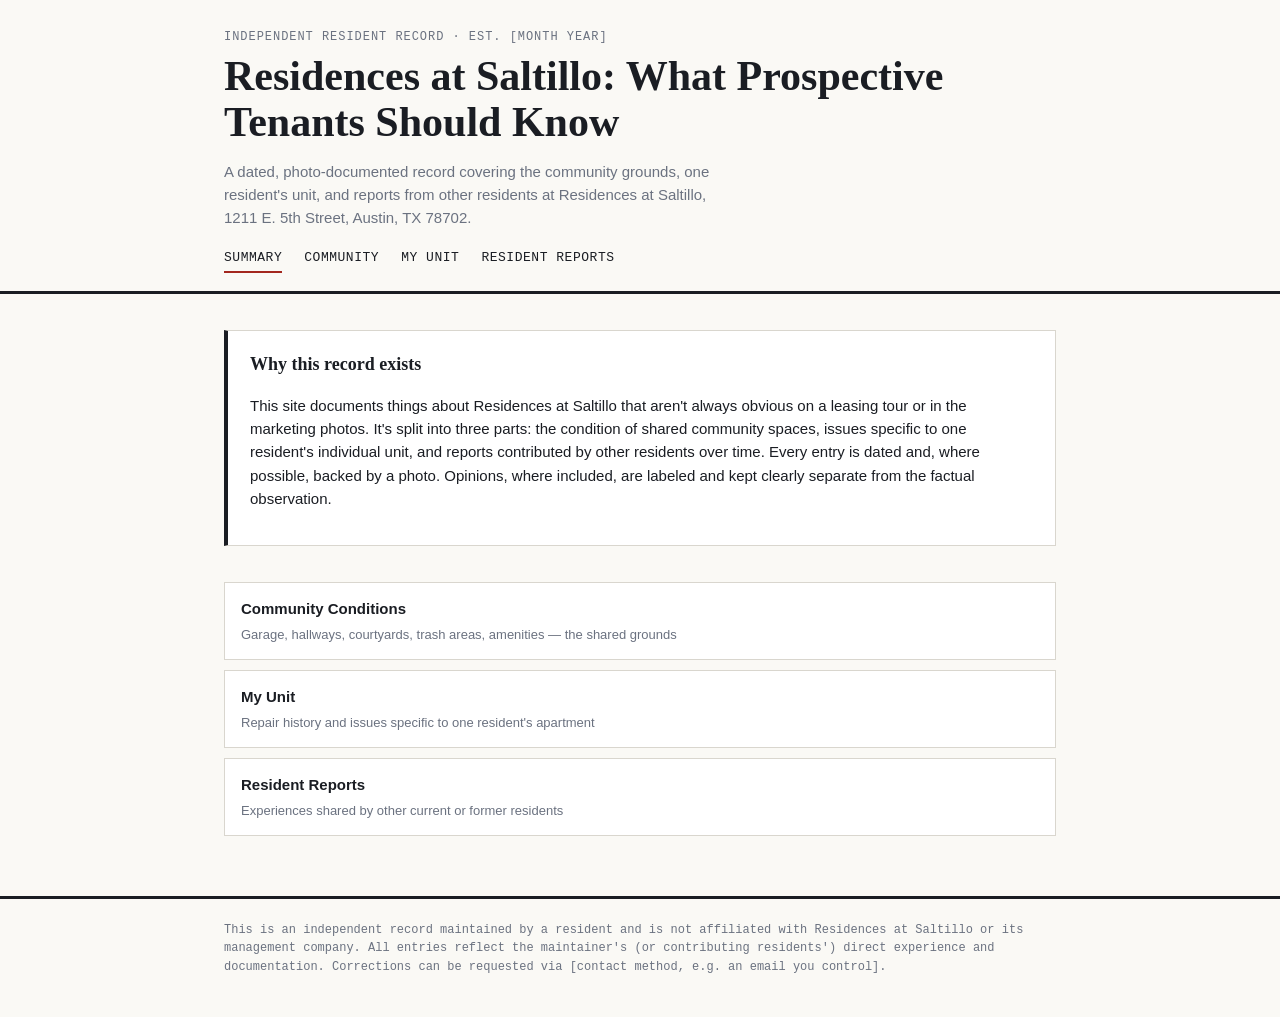
<file: index.html>
<!DOCTYPE html>
<html lang="en">
<head>
<meta charset="UTF-8">
<meta name="viewport" content="width=device-width, initial-scale=1.0">

<title>Residences at Saltillo, Austin TX — Resident-Documented Property Conditions</title>
<meta name="description" content="A dated, photo-documented record of property conditions, unit issues, and resident experiences at Residences at Saltillo in Austin, TX — things prospective tenants may want to know before signing a lease.">

<meta property="og:title" content="Residences at Saltillo — Resident-Documented Property Conditions">
<meta property="og:description" content="Dated, photo-documented observations at Residences at Saltillo, Austin, TX. Read before you sign a lease.">
<meta property="og:type" content="website">
<meta property="og:url" content="https://YOUR-GITHUB-USERNAME.github.io/YOUR-REPO-NAME/">

<link rel="stylesheet" href="styles.css">

<script type="application/ld+json">
{
  "@context": "https://schema.org",
  "@type": "WebSite",
  "name": "Residences at Saltillo — Resident-Documented Property Conditions",
  "description": "Dated public record of property conditions, unit issues, and resident experiences at Residences at Saltillo, Austin, TX.",
  "about": {
    "@type": "ApartmentComplex",
    "name": "Residences at Saltillo",
    "address": "1211 E. 5th Street, Austin, TX 78702"
  }
}
</script>
</head>
<body>

<header class="masthead">
  <div class="wrap">
    <div class="eyebrow">Independent resident record &middot; est. [Month Year]</div>
    <h1>Residences at Saltillo: What Prospective Tenants Should Know</h1>
    <p class="subline">A dated, photo-documented record covering the community grounds, one resident's unit, and reports from other residents at Residences at Saltillo, 1211 E. 5th Street, Austin, TX 78702.</p>
    <nav class="sitenav">
      <a href="index.html" aria-current="page">Summary</a>
      <a href="community.html">Community</a>
      <a href="my-unit.html">My Unit</a>
      <a href="resident-reports.html">Resident Reports</a>
    </nav>
  </div>
</header>

<main class="wrap">

  <div class="about-block">
    <h2>Why this record exists</h2>
    <p>
      This site documents things about Residences at Saltillo that aren't always obvious
      on a leasing tour or in the marketing photos. It's split into three parts: the
      condition of shared community spaces, issues specific to one resident's individual
      unit, and reports contributed by other residents over time. Every entry is dated
      and, where possible, backed by a photo. Opinions, where included, are labeled and
      kept clearly separate from the factual observation.
    </p>
  </div>

  <ul class="topic-list">
    <li>
      <a href="community.html">Community Conditions</a>
      <span class="topic-desc">Garage, hallways, courtyards, trash areas, amenities &mdash; the shared grounds</span>
    </li>
    <li>
      <a href="my-unit.html">My Unit</a>
      <span class="topic-desc">Repair history and issues specific to one resident's apartment</span>
    </li>
    <li>
      <a href="resident-reports.html">Resident Reports</a>
      <span class="topic-desc">Experiences shared by other current or former residents</span>
    </li>
  </ul>

</main>

<footer>
  <div class="wrap">
    This is an independent record maintained by a resident and is not affiliated with Residences at Saltillo or its management company. All entries reflect the maintainer's (or contributing residents') direct experience and documentation. Corrections can be requested via [contact method, e.g. an email you control].
  </div>
</footer>

</body>
</html>
</file>
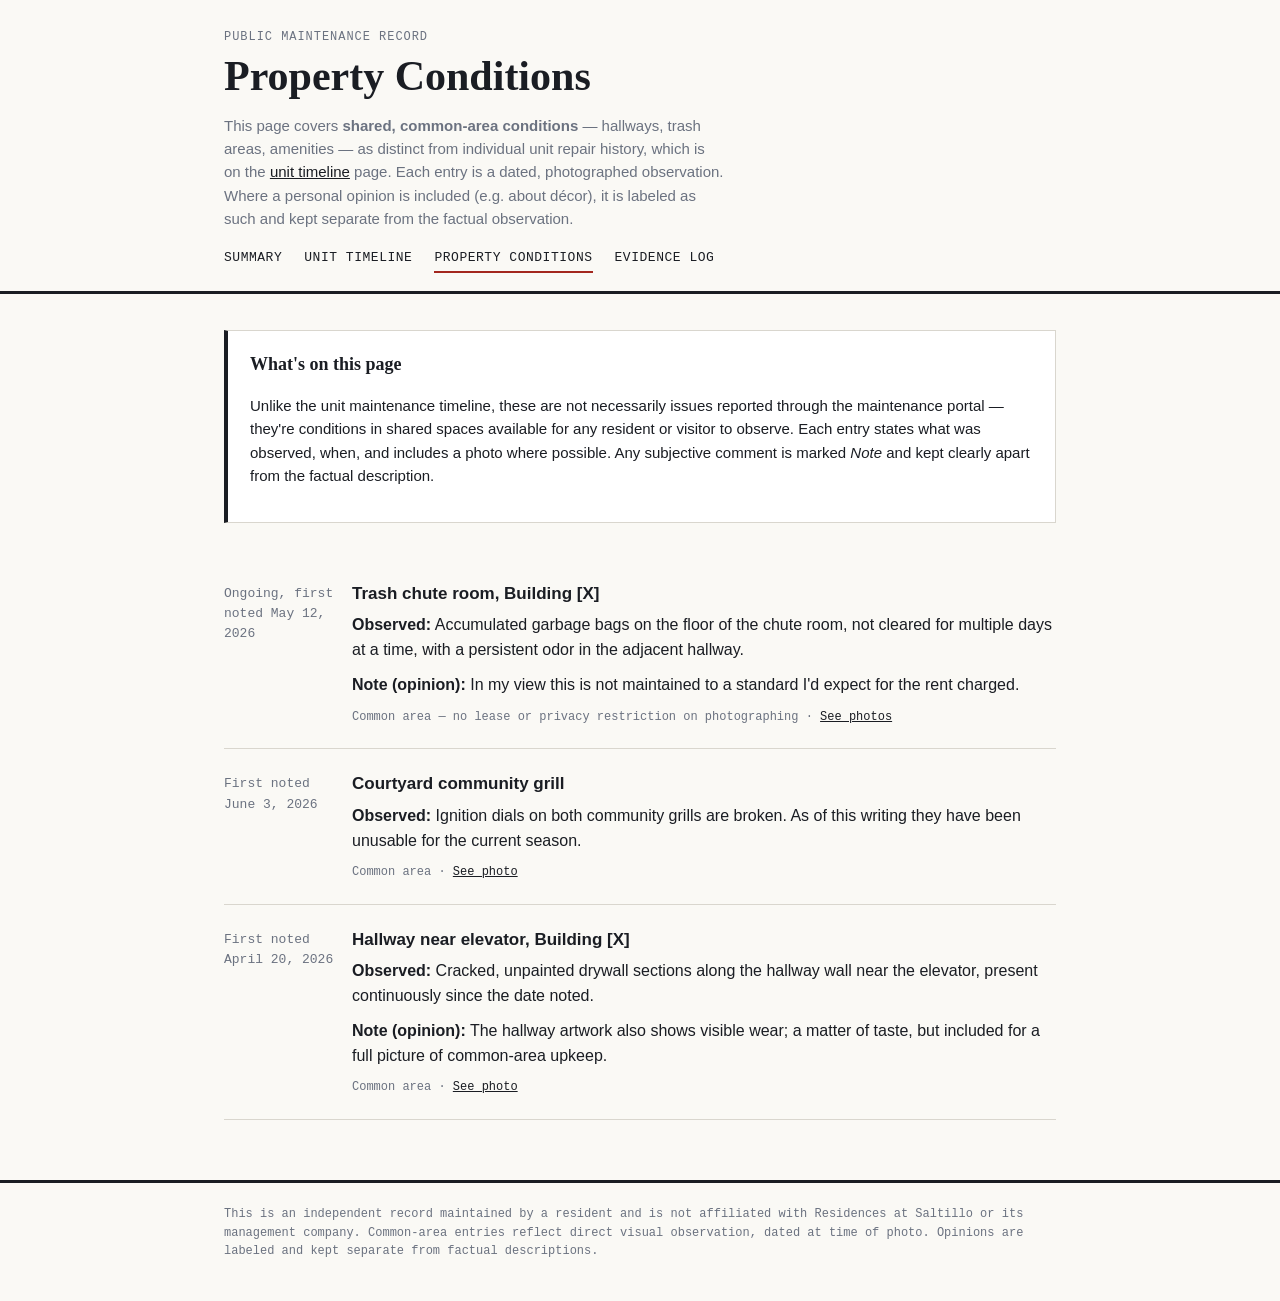
<file: conditions.html>
<!DOCTYPE html>
<html lang="en">
<head>
<meta charset="UTF-8">
<meta name="viewport" content="width=device-width, initial-scale=1.0">
<title>Property Conditions | Residences at Saltillo Maintenance Record</title>
<meta name="description" content="Dated, photo-documented observations of common-area conditions at Residences at Saltillo, Austin, TX — hallways, trash areas, amenities, and shared spaces.">
<link rel="stylesheet" href="styles.css">
</head>
<body>

<header class="masthead">
  <div class="wrap">
    <div class="eyebrow">Public maintenance record</div>
    <h1>Property Conditions</h1>
    <p class="subline">
      This page covers <strong>shared, common-area conditions</strong> — hallways, trash
      areas, amenities — as distinct from individual unit repair history, which is on the
      <a href="timeline.html">unit timeline</a> page. Each entry is a dated, photographed
      observation. Where a personal opinion is included (e.g. about décor), it is labeled
      as such and kept separate from the factual observation.
    </p>
    <nav class="sitenav">
      <a href="index.html">Summary</a>
      <a href="timeline.html">Unit Timeline</a>
      <a href="conditions.html" aria-current="page">Property Conditions</a>
      <a href="evidence.html">Evidence Log</a>
    </nav>
  </div>
</header>

<main class="wrap">

  <div class="about-block">
    <h2>What's on this page</h2>
    <p>
      Unlike the unit maintenance timeline, these are not necessarily issues reported
      through the maintenance portal — they're conditions in shared spaces available for
      any resident or visitor to observe. Each entry states what was observed, when, and
      includes a photo where possible. Any subjective comment is marked <em>Note</em> and
      kept clearly apart from the factual description.
    </p>
  </div>

  <!-- ============================================================
    TEMPLATE: duplicate this whole <article class="condition-entry">
    block for each observation. Keep it factual in the "Observed"
    line — save opinions for the optional "Note" line, and label
    it clearly as opinion (as done below).
  ============================================================= -->

  <article class="condition-entry" id="trash-chute">
    <div class="timeline-date">Ongoing, first noted May 12, 2026</div>
    <div class="timeline-body">
      <h3>Trash chute room, Building [X]</h3>
      <p><strong>Observed:</strong> Accumulated garbage bags on the floor of the chute room, not cleared for multiple days at a time, with a persistent odor in the adjacent hallway.</p>
      <p><strong>Note (opinion):</strong> In my view this is not maintained to a standard I'd expect for the rent charged.</p>
      <div class="timeline-meta">
        <span>Common area &mdash; no lease or privacy restriction on photographing</span>
        <span><a href="evidence.html#ev-trash-chute-1">See photos</a></span>
      </div>
    </div>
  </article>

  <article class="condition-entry" id="courtyard-grill">
    <div class="timeline-date">First noted June 3, 2026</div>
    <div class="timeline-body">
      <h3>Courtyard community grill</h3>
      <p><strong>Observed:</strong> Ignition dials on both community grills are broken. As of this writing they have been unusable for the current season.</p>
      <div class="timeline-meta">
        <span>Common area</span>
        <span><a href="evidence.html#ev-grill-1">See photo</a></span>
      </div>
    </div>
  </article>

  <article class="condition-entry" id="hallway-condition">
    <div class="timeline-date">First noted April 20, 2026</div>
    <div class="timeline-body">
      <h3>Hallway near elevator, Building [X]</h3>
      <p><strong>Observed:</strong> Cracked, unpainted drywall sections along the hallway wall near the elevator, present continuously since the date noted.</p>
      <p><strong>Note (opinion):</strong> The hallway artwork also shows visible wear; a matter of taste, but included for a full picture of common-area upkeep.</p>
      <div class="timeline-meta">
        <span>Common area</span>
        <span><a href="evidence.html#ev-hallway-1">See photo</a></span>
      </div>
    </div>
  </article>

</main>

<footer>
  <div class="wrap">
    This is an independent record maintained by a resident and is not affiliated with Residences at Saltillo or its management company. Common-area entries reflect direct visual observation, dated at time of photo. Opinions are labeled and kept separate from factual descriptions.
  </div>
</footer>

</body>
</html>
</file>
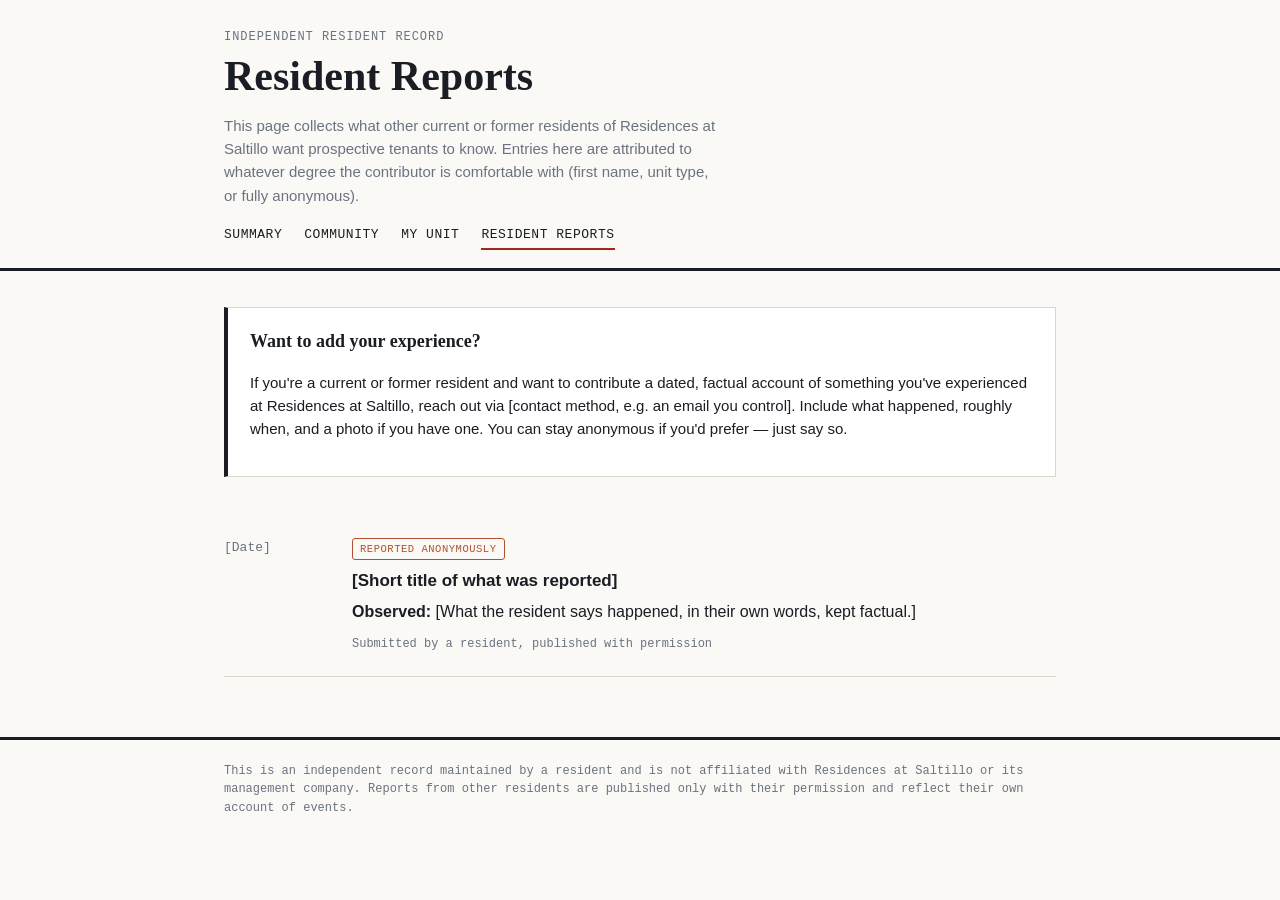
<file: resident-reports.html>
<!DOCTYPE html>
<html lang="en">
<head>
<meta charset="UTF-8">
<meta name="viewport" content="width=device-width, initial-scale=1.0">
<title>Resident Reports | Residences at Saltillo, Austin TX</title>
<meta name="description" content="Reports and experiences shared by other residents of Residences at Saltillo, Austin, TX.">
<link rel="stylesheet" href="styles.css">
</head>
<body>

<header class="masthead">
  <div class="wrap">
    <div class="eyebrow">Independent resident record</div>
    <h1>Resident Reports</h1>
    <p class="subline">
      This page collects what other current or former residents of Residences at Saltillo
      want prospective tenants to know. Entries here are attributed to whatever degree the
      contributor is comfortable with (first name, unit type, or fully anonymous).
    </p>
    <nav class="sitenav">
      <a href="index.html">Summary</a>
      <a href="community.html">Community</a>
      <a href="my-unit.html">My Unit</a>
      <a href="resident-reports.html" aria-current="page">Resident Reports</a>
    </nav>
  </div>
</header>

<main class="wrap">

  <div class="about-block">
    <h2>Want to add your experience?</h2>
    <p>
      If you're a current or former resident and want to contribute a dated, factual
      account of something you've experienced at Residences at Saltillo, reach out via
      [contact method, e.g. an email you control]. Include what happened, roughly when,
      and a photo if you have one. You can stay anonymous if you'd prefer &mdash; just say so.
    </p>
  </div>

  <!-- ============================================================
    TEMPLATE: duplicate a whole <article class="condition-entry">
    block for each resident report you receive and choose to publish.
      - Use "Reported by" instead of a topic tag to show attribution
        (or "Reported anonymously" if they prefer not to be named).
      - Keep the same Observed / Note structure as other pages so
        the record stays consistent and factual.
  ============================================================= -->

  <article class="condition-entry" id="report-placeholder">
    <div class="timeline-date">[Date]</div>
    <div class="timeline-body">
      <span class="topic-tag">Reported anonymously</span>
      <h3>[Short title of what was reported]</h3>
      <p><strong>Observed:</strong> [What the resident says happened, in their own words, kept factual.]</p>
      <div class="timeline-meta">
        <span>Submitted by a resident, published with permission</span>
      </div>
    </div>
  </article>

</main>

<footer>
  <div class="wrap">
    This is an independent record maintained by a resident and is not affiliated with Residences at Saltillo or its management company. Reports from other residents are published only with their permission and reflect their own account of events.
  </div>
</footer>

</body>
</html>
</file>
<file: styles.css>
/* =========================================================
   DESIGN TOKENS
   Palette: paper / ink / rule / muted / alert(open) / ok(resolved)
   Type: serif display (headlines), sans body, mono (case data)
   ========================================================= */
:root {
  --paper: #faf9f5;
  --ink: #1a1d23;
  --muted: #6b7280;
  --rule: #d9d6ce;
  --alert: #a3271e;
  --alert-bg: #fbe9e7;
  --ok: #3f6b4f;
  --ok-bg: #e8f0e9;
  --pending-bg: #f4ecd8;
  --pending: #8a6a1e;

  /* Saltillo terracotta — a nod to the property's East Austin /
     Mexican-tile-inspired branding, used sparingly as an accent
     (case-count numbers, hover states) rather than as the base
     palette, so the record still reads as independent and sober. */
  --saltillo-terracotta: #b5502e;

  --font-display: Georgia, "Times New Roman", serif;
  --font-body: -apple-system, BlinkMacSystemFont, "Segoe UI", Helvetica, Arial, sans-serif;
  --font-mono: "SFMono-Regular", Consolas, "Liberation Mono", Menlo, monospace;
}

* { box-sizing: border-box; }

html { scroll-behavior: smooth; }

body {
  margin: 0;
  background: var(--paper);
  color: var(--ink);
  font-family: var(--font-body);
  line-height: 1.55;
  -webkit-font-smoothing: antialiased;
}

a { color: var(--ink); }
a:focus-visible, button:focus-visible { outline: 2px solid var(--alert); outline-offset: 2px; }

img { max-width: 100%; display: block; }

.wrap {
  max-width: 880px;
  margin: 0 auto;
  padding: 0 24px;
}

/* ---------- Site header / masthead ---------- */
.masthead {
  border-bottom: 3px solid var(--ink);
  padding: 28px 0 18px;
}
.masthead .eyebrow {
  font-family: var(--font-mono);
  font-size: 12px;
  letter-spacing: 0.08em;
  text-transform: uppercase;
  color: var(--muted);
}
.masthead h1 {
  font-family: var(--font-display);
  font-size: clamp(28px, 5vw, 42px);
  margin: 6px 0 8px;
  line-height: 1.1;
}
.masthead .subline {
  color: var(--muted);
  font-size: 15px;
  max-width: 60ch;
}
nav.sitenav {
  display: flex;
  gap: 22px;
  margin-top: 18px;
  font-family: var(--font-mono);
  font-size: 13px;
  text-transform: uppercase;
  letter-spacing: 0.04em;
}
nav.sitenav a { text-decoration: none; border-bottom: 2px solid transparent; padding-bottom: 3px; }
nav.sitenav a:hover { border-bottom-color: var(--saltillo-terracotta); }
nav.sitenav a[aria-current="page"] { border-bottom-color: var(--alert); }

/* ---------- Status stamp ---------- */
.stamp {
  display: inline-block;
  font-family: var(--font-mono);
  font-size: 11px;
  font-weight: 700;
  letter-spacing: 0.08em;
  text-transform: uppercase;
  padding: 3px 9px;
  border: 1.5px solid currentColor;
  border-radius: 3px;
  transform: rotate(-1.5deg);
}
.stamp.open { color: var(--alert); background: var(--alert-bg); }
.stamp.resolved { color: var(--ok); background: var(--ok-bg); }
.stamp.pending { color: var(--pending); background: var(--pending-bg); }

/* ---------- Summary ledger table (index page) ---------- */
.ledger {
  width: 100%;
  border-collapse: collapse;
  margin: 28px 0 8px;
  font-size: 14.5px;
}
.ledger caption {
  text-align: left;
  font-family: var(--font-mono);
  font-size: 12px;
  text-transform: uppercase;
  letter-spacing: 0.06em;
  color: var(--muted);
  margin-bottom: 10px;
}
.ledger th {
  text-align: left;
  font-family: var(--font-mono);
  font-size: 11px;
  text-transform: uppercase;
  letter-spacing: 0.05em;
  color: var(--muted);
  border-bottom: 1.5px solid var(--ink);
  padding: 8px 10px 8px 0;
}
.ledger td {
  border-bottom: 1px solid var(--rule);
  padding: 12px 10px 12px 0;
  vertical-align: top;
}
.ledger tr:last-child td { border-bottom: none; }
.ledger .case-id { font-family: var(--font-mono); color: var(--muted); white-space: nowrap; }
.ledger a.case-link { text-decoration: none; border-bottom: 1px solid var(--rule); }
.ledger a.case-link:hover { border-bottom-color: var(--saltillo-terracotta); color: var(--saltillo-terracotta); }

/* ---------- Purpose / about block ---------- */
.about-block {
  margin: 36px 0;
  padding: 20px 22px;
  background: #fff;
  border: 1px solid var(--rule);
  border-left: 4px solid var(--ink);
  font-size: 15px;
}
.about-block h2 {
  font-family: var(--font-display);
  font-size: 18px;
  margin-top: 0;
}

section h2.section-title {
  font-family: var(--font-display);
  font-size: 22px;
  border-bottom: 1px solid var(--rule);
  padding-bottom: 8px;
  margin-top: 48px;
}

/* ---------- Timeline ---------- */
.timeline-entry, .condition-entry {
  display: grid;
  grid-template-columns: 110px 1fr;
  gap: 18px;
  padding: 22px 0;
  border-bottom: 1px solid var(--rule);
}
.timeline-entry:first-of-type { padding-top: 8px; }
.timeline-date {
  font-family: var(--font-mono);
  font-size: 13px;
  color: var(--muted);
  padding-top: 3px;
}
.timeline-body h3 {
  margin: 0 0 6px;
  font-size: 17px;
}
.timeline-body p { margin: 0 0 10px; }
.timeline-meta {
  font-family: var(--font-mono);
  font-size: 12px;
  color: var(--muted);
}
.timeline-meta span:not(:last-child)::after { content: " \00b7 "; }

@media (max-width: 560px) {
  .timeline-entry { grid-template-columns: 1fr; gap: 6px; }
}

.topic-tag {
  display: inline-block;
  font-family: var(--font-mono);
  font-size: 10.5px;
  text-transform: uppercase;
  letter-spacing: 0.05em;
  color: var(--saltillo-terracotta);
  border: 1px solid var(--saltillo-terracotta);
  border-radius: 3px;
  padding: 2px 7px;
  margin-bottom: 8px;
}
.entry-photo {
  margin-top: 12px;
  border: 1px solid var(--rule);
  background: #fff;
}
.entry-photo img { width: 100%; max-height: 340px; object-fit: cover; display: block; }
.entry-photo .photo-caption {
  font-family: var(--font-mono);
  font-size: 11.5px;
  color: var(--muted);
  padding: 6px 10px;
  border-top: 1px solid var(--rule);
}

/* Wrap 2+ .entry-photo blocks in a .photo-grid to lay them out
   side by side instead of each one stacking full-width. */
.photo-grid {
  display: grid;
  grid-template-columns: repeat(auto-fit, minmax(180px, 1fr));
  gap: 10px;
  margin-top: 12px;
}
.photo-grid .entry-photo { margin-top: 0; }
.photo-grid .entry-photo img { max-height: 200px; }

/* ---------- Topic index (homepage) ---------- */
.topic-list {
  list-style: none;
  margin: 24px 0 8px;
  padding: 0;
  display: grid;
  gap: 10px;
}
.topic-list li {
  border: 1px solid var(--rule);
  background: #fff;
  padding: 14px 16px;
}
.topic-list a {
  text-decoration: none;
  font-size: 15px;
  font-weight: 600;
}
.topic-list a:hover { color: var(--saltillo-terracotta); }
.topic-list .topic-desc {
  display: block;
  font-size: 13px;
  color: var(--muted);
  font-weight: 400;
  margin-top: 3px;
}
.evidence-grid {
  display: grid;
  grid-template-columns: repeat(auto-fill, minmax(230px, 1fr));
  gap: 20px;
  margin: 24px 0 40px;
}
.evidence-card {
  background: #fff;
  border: 1px solid var(--rule);
  overflow: hidden;
}
.evidence-card img { width: 100%; height: 170px; object-fit: cover; border-bottom: 1px solid var(--rule); }
.evidence-card .caption { padding: 10px 12px 14px; }
.evidence-card .caption .date { font-family: var(--font-mono); font-size: 11px; color: var(--muted); }
.evidence-card .caption p { margin: 4px 0 0; font-size: 13.5px; }

/* ---------- Footer ---------- */
footer {
  margin-top: 60px;
  border-top: 3px solid var(--ink);
  padding: 22px 0 40px;
  font-family: var(--font-mono);
  font-size: 12px;
  color: var(--muted);
}
footer a { color: var(--muted); }
</file>
